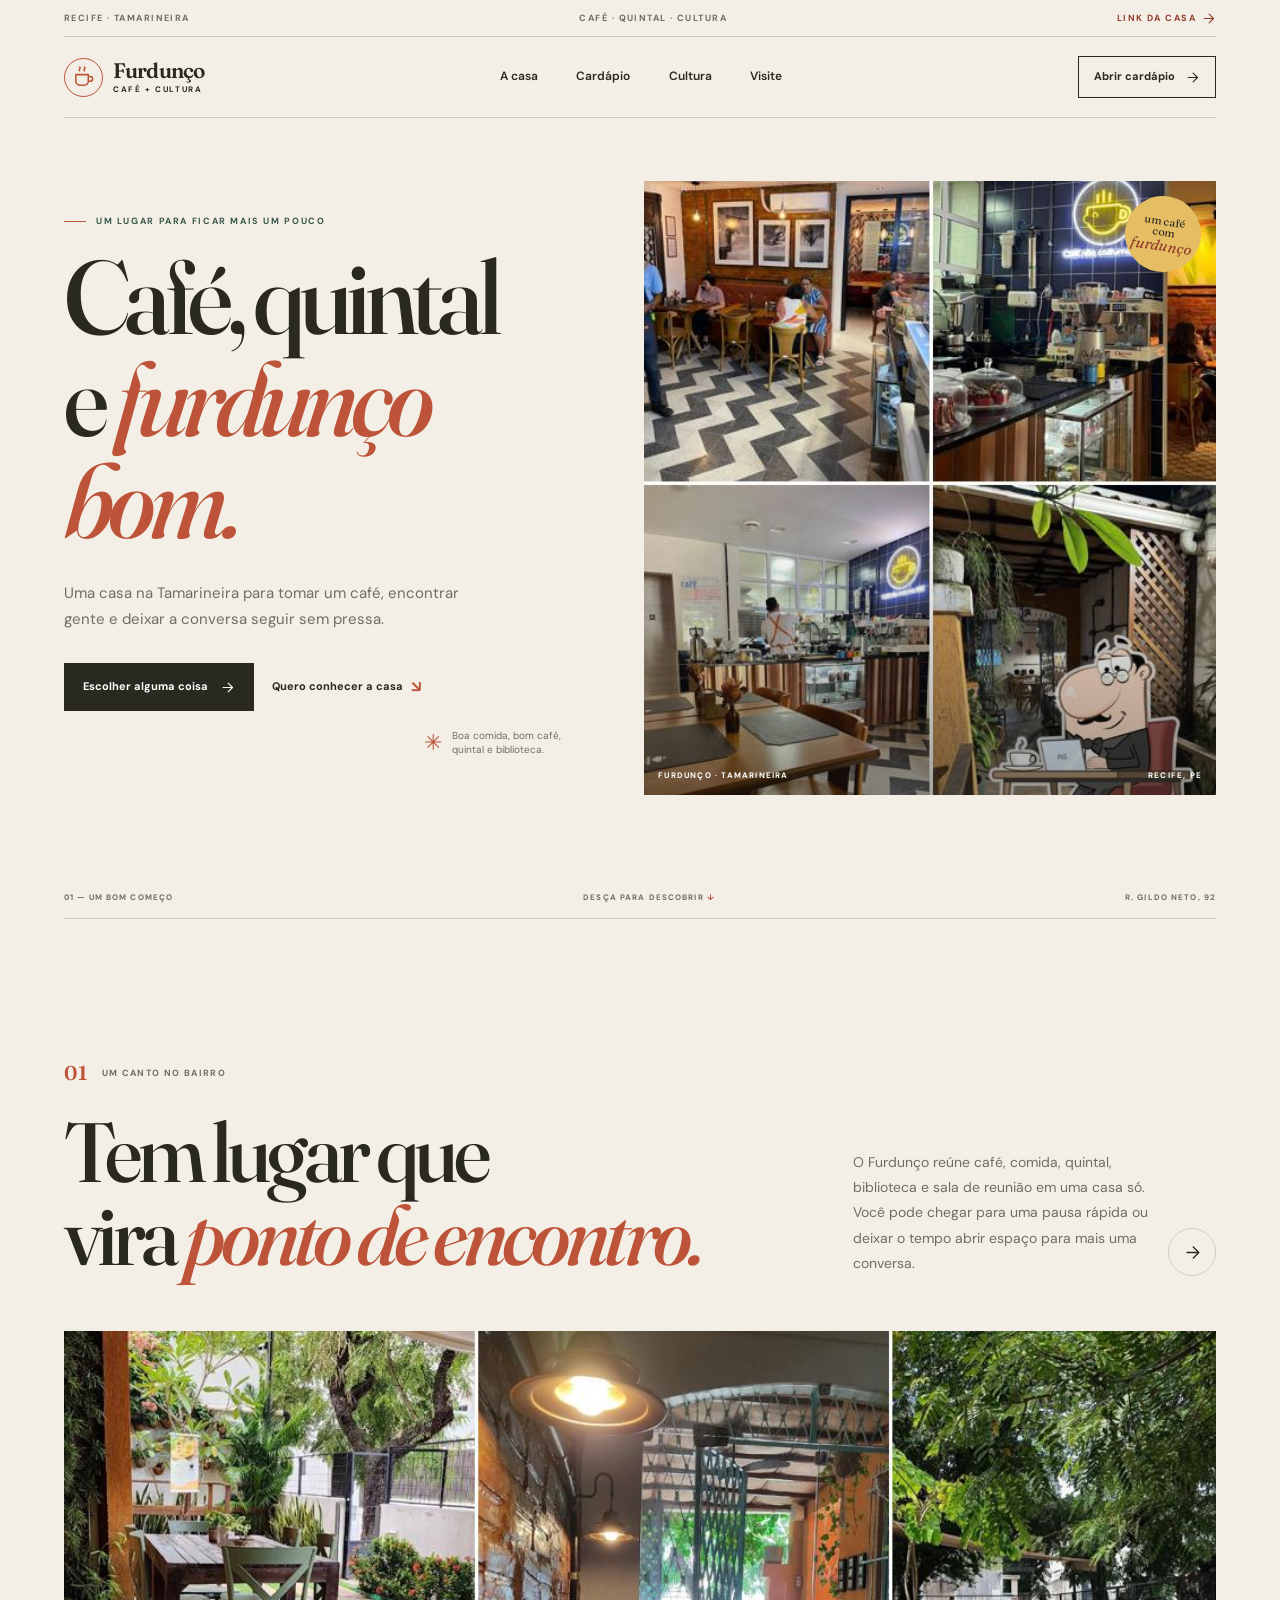
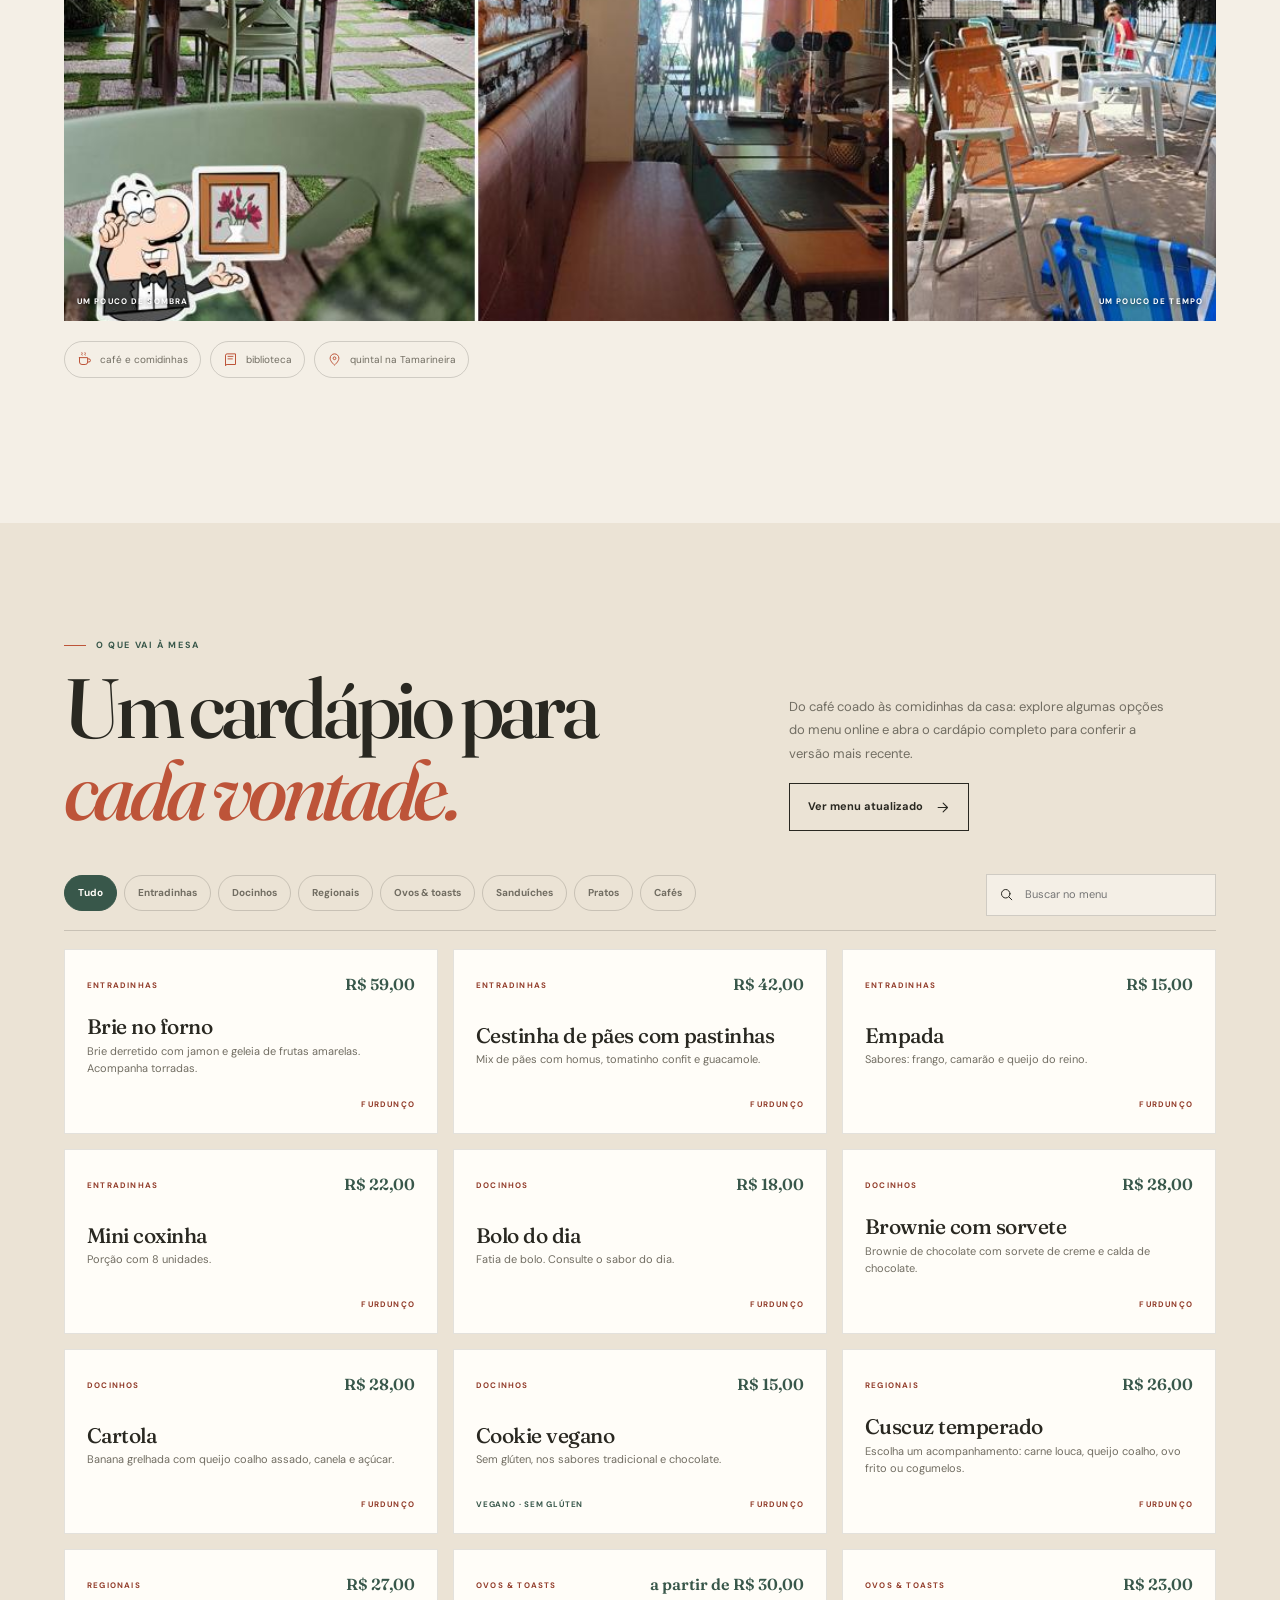
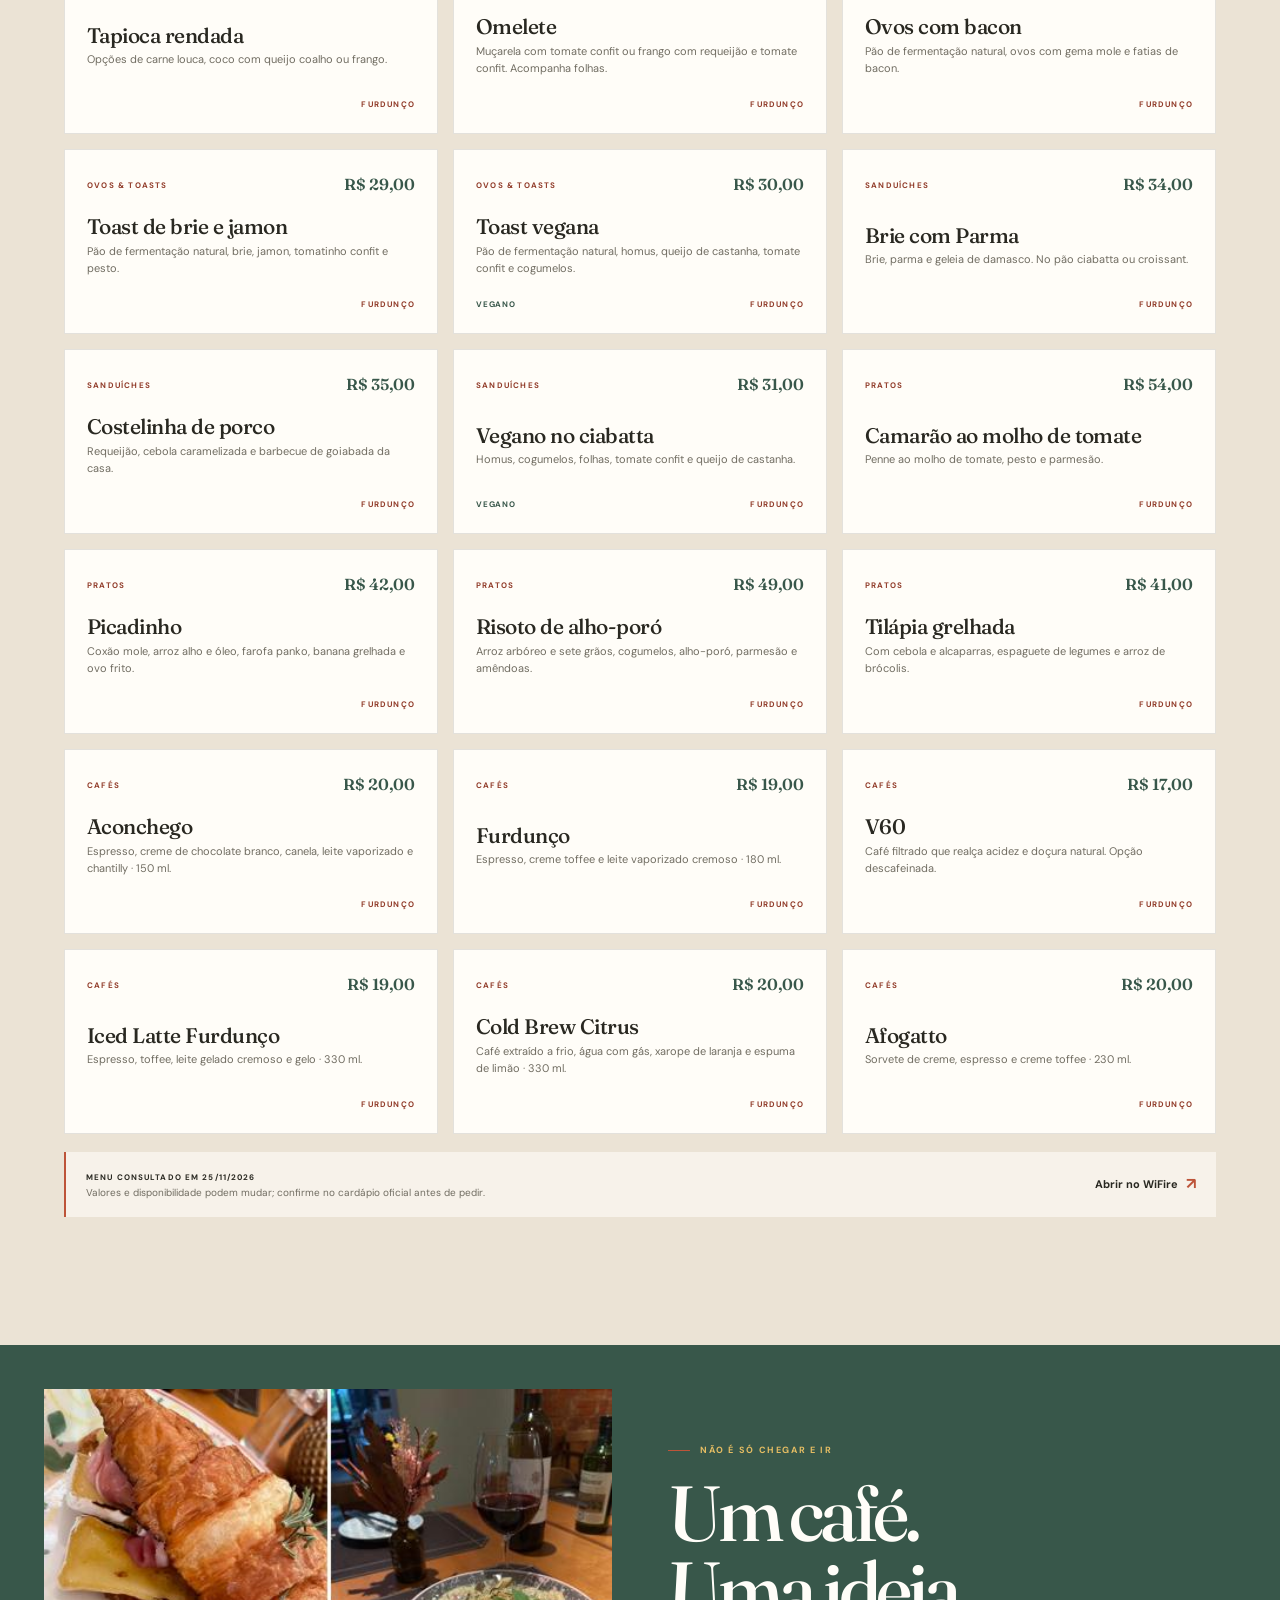
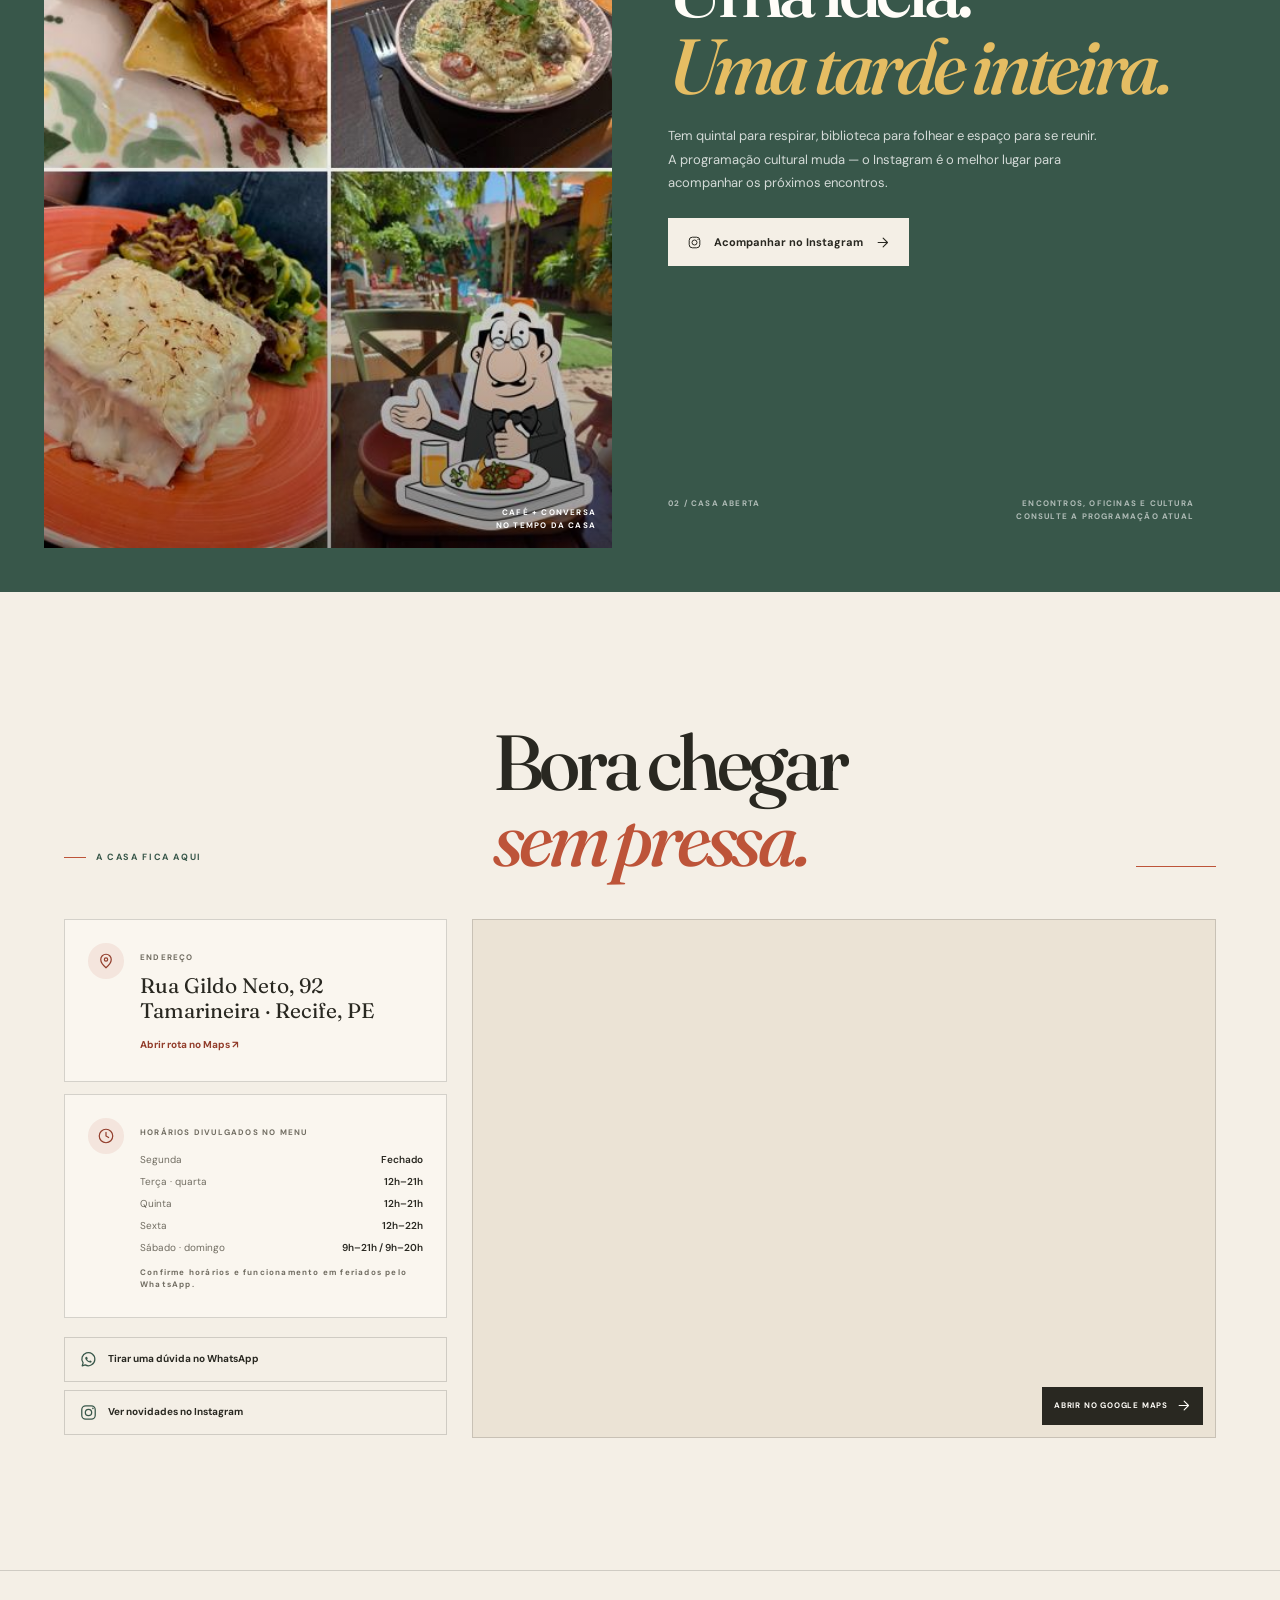
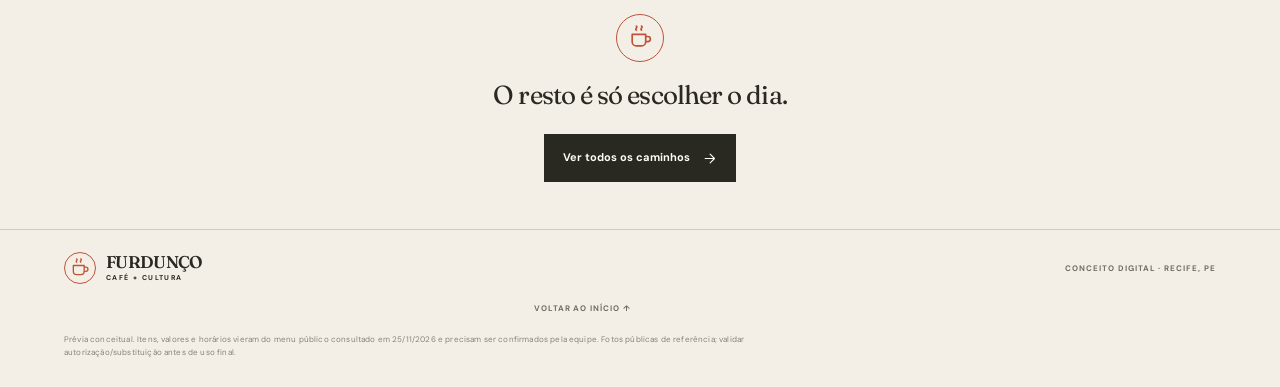
<file: index.html>
<!doctype html>
<html lang="pt-BR">
  <head>
    <meta charset="utf-8" />
    <meta name="viewport" content="width=device-width, initial-scale=1" />
    <meta name="theme-color" content="#f4efe6" />
    <meta name="description" content="Café, quintal, biblioteca e cultura no Furdunço Café + Cultura, na Tamarineira, Recife." />
    <meta property="og:title" content="Furdunço Café + Cultura — Recife" />
    <meta property="og:description" content="Um lugar para o café, a conversa e a cultura no bairro." />
    <meta property="og:image" content="assets/ambiente.jpg" />
    <title>Furdunço Café + Cultura — Recife</title>
    <link rel="icon" href="data:image/svg+xml,%3Csvg xmlns='http://www.w3.org/2000/svg' viewBox='0 0 64 64'%3E%3Crect width='64' height='64' rx='18' fill='%23bd5439'/%3E%3Cpath d='M15 27h29v15a10 10 0 0 1-10 10h-9a10 10 0 0 1-10-10V27Zm29 4h4a6 6 0 0 1 0 12h-5' fill='none' stroke='%23fff7ec' stroke-width='4' stroke-linecap='round' stroke-linejoin='round'/%3E%3Cpath d='M25 18c-4-5 4-6 0-11m12 11c-4-5 4-6 0-11' fill='none' stroke='%23fff7ec' stroke-width='3' stroke-linecap='round'/%3E%3C/svg%3E" />
    <link rel="stylesheet" href="styles.css" />
    <script type="application/ld+json">
      {
        "@context": "https://schema.org",
        "@type": "CafeOrCoffeeShop",
        "name": "Furdunço Café + Cultura",
        "address": {
          "@type": "PostalAddress",
          "streetAddress": "Rua Gildo Neto, 92, Tamarineira",
          "addressLocality": "Recife",
          "addressRegion": "PE",
          "postalCode": "52050-130",
          "addressCountry": "BR"
        },
        "telephone": "+55 81 99297-7604",
        "sameAs": [
          "https://www.instagram.com/furduncocafeecultura/",
          "https://linktr.ee/Furduncocafecultura"
        ],
        "hasMenu": "https://cardapio.wifire.me/v/furdunco-cafe-e-cultura"
      }
    </script>
    <script defer src="app.js"></script>
  </head>
  <body>
    <a class="skip-link" href="#conteudo">Pular para o conteúdo</a>
    <svg class="icon-library" aria-hidden="true" xmlns="http://www.w3.org/2000/svg">
      <symbol id="i-arrow" viewBox="0 0 24 24"><path d="M5 12h14M13 5l7 7-7 7" fill="none" stroke="currentColor" stroke-width="1.7" stroke-linecap="round" stroke-linejoin="round"/></symbol>
      <symbol id="i-pin" viewBox="0 0 24 24"><path d="M19 10c0 5-7 11-7 11S5 15 5 10a7 7 0 1 1 14 0Z" fill="none" stroke="currentColor" stroke-width="1.6"/><circle cx="12" cy="10" r="2.2" fill="none" stroke="currentColor" stroke-width="1.6"/></symbol>
      <symbol id="i-clock" viewBox="0 0 24 24"><circle cx="12" cy="12" r="9" fill="none" stroke="currentColor" stroke-width="1.6"/><path d="M12 7v5l3.5 2" fill="none" stroke="currentColor" stroke-width="1.6" stroke-linecap="round"/></symbol>
      <symbol id="i-book" viewBox="0 0 24 24"><path d="M4 5.5A2.5 2.5 0 0 1 6.5 3H20v17H6.5A2.5 2.5 0 0 0 4 22V5.5Zm0 0V19" fill="none" stroke="currentColor" stroke-width="1.6" stroke-linejoin="round"/><path d="M8 7h8M8 11h7" fill="none" stroke="currentColor" stroke-width="1.5" stroke-linecap="round"/></symbol>
      <symbol id="i-cup" viewBox="0 0 24 24"><path d="M4 9h13v7a4 4 0 0 1-4 4H8a4 4 0 0 1-4-4V9Zm13 2h2a2.5 2.5 0 0 1 0 5h-2M8 5c-2-2 2-2 0-4m5 4c-2-2 2-2 0-4" fill="none" stroke="currentColor" stroke-width="1.6" stroke-linecap="round" stroke-linejoin="round"/></symbol>
      <symbol id="i-instagram" viewBox="0 0 24 24"><rect x="3.5" y="3.5" width="17" height="17" rx="5" fill="none" stroke="currentColor" stroke-width="1.6"/><circle cx="12" cy="12" r="4" fill="none" stroke="currentColor" stroke-width="1.6"/><circle cx="17.6" cy="6.8" r="1" fill="currentColor"/></symbol>
      <symbol id="i-whatsapp" viewBox="0 0 24 24"><path d="M20 11.7a8.2 8.2 0 0 1-12.2 7.1L4 20l1.2-3.7A8.2 8.2 0 1 1 20 11.7Z" fill="none" stroke="currentColor" stroke-width="1.6" stroke-linejoin="round"/><path d="M9.1 8.7c.4-.4.8-.3 1 .1l.8 1.4c.2.4.1.6-.2.9l-.5.5c.6 1.2 1.5 2 2.8 2.6l.5-.6c.3-.3.5-.4.9-.2l1.3.7c.4.2.5.6.2 1-.4.7-1.3 1-2.1.8-2.6-.7-5.3-3.1-6-5.5-.2-.7.3-1.4 1.3-1.7Z" fill="currentColor"/></symbol>
    </svg>

    <header class="site-header" id="topo">
      <div class="topline"><span>RECIFE · TAMARINEIRA</span><span>CAFÉ · QUINTAL · CULTURA</span><a href="https://linktr.ee/Furduncocafecultura" target="_blank" rel="noreferrer">Link da casa <svg aria-hidden="true"><use href="#i-arrow"/></svg></a></div>
      <div class="nav-wrap">
        <a class="brand" href="#topo" aria-label="Furdunço Café + Cultura, início">
          <span class="brand-mark"><svg aria-hidden="true"><use href="#i-cup"/></svg></span>
          <span class="brand-name">Furdunço <small>CAFÉ + CULTURA</small></span>
        </a>
        <button class="menu-toggle" type="button" aria-expanded="false" aria-controls="main-nav"><span class="menu-toggle-lines"></span><span class="sr-only">Abrir menu</span></button>
        <nav class="main-nav" id="main-nav" aria-label="Navegação principal">
          <a href="#casa">A casa</a>
          <a href="#cardapio">Cardápio</a>
          <a href="#cultura">Cultura</a>
          <a href="#visita">Visite</a>
        </nav>
        <a class="nav-cta" href="https://cardapio.wifire.me/v/furdunco-cafe-e-cultura" target="_blank" rel="noreferrer">Abrir cardápio <svg aria-hidden="true"><use href="#i-arrow"/></svg></a>
      </div>
    </header>

    <main id="conteudo">
      <section class="hero section-pad" aria-labelledby="hero-title">
        <div class="hero-copy reveal">
          <p class="eyebrow"><span class="eyebrow-dash"></span> UM LUGAR PARA FICAR MAIS UM POUCO</p>
          <h1 id="hero-title">Café, quintal<br />e <em>furdunço bom.</em></h1>
          <p class="hero-lede">Uma casa na Tamarineira para tomar um café, encontrar gente e deixar a conversa seguir sem pressa.</p>
          <div class="hero-actions">
            <a class="button button-dark" href="#cardapio">Escolher alguma coisa <svg aria-hidden="true"><use href="#i-arrow"/></svg></a>
            <a class="text-link" href="#visita">Quero conhecer a casa <span>↘</span></a>
          </div>
          <div class="hero-note"><span class="note-star">✳</span><span>Boa comida, bom café,<br />quintal e biblioteca.</span></div>
        </div>
        <figure class="hero-image reveal">
          <img src="assets/ambiente.jpg" alt="Interior acolhedor do Furdunço Café + Cultura, com mesas, madeira e detalhes da casa" fetchpriority="high" />
          <figcaption><span>FURDUNÇO · TAMARINEIRA</span><span>RECIFE, PE</span></figcaption>
          <span class="image-stamp" aria-hidden="true">um café<br />com<br /><i>furdunço</i></span>
        </figure>
        <div class="hero-bottom"><span>01 — UM BOM COMEÇO</span><span>DESÇA PARA DESCOBRIR <b>↓</b></span><span>R. GILDO NETO, 92</span></div>
      </section>

      <section class="intro section-pad" id="casa" aria-labelledby="intro-title">
        <div class="intro-label reveal"><span>01</span><span>UM CANTO NO BAIRRO</span></div>
        <div class="intro-body reveal">
          <h2 id="intro-title">Tem lugar que<br />vira <em>ponto de encontro.</em></h2>
          <div class="intro-aside">
            <p>O Furdunço reúne café, comida, quintal, biblioteca e sala de reunião em uma casa só. Você pode chegar para uma pausa rápida ou deixar o tempo abrir espaço para mais uma conversa.</p>
            <a class="round-link" href="#visita" aria-label="Ver como chegar"><svg aria-hidden="true"><use href="#i-arrow"/></svg></a>
          </div>
        </div>
        <div class="intro-photo reveal">
          <img src="assets/quintal.jpg" alt="Área verde e mesas no quintal do Furdunço Café + Cultura" loading="lazy" />
          <div class="photo-caption"><span>UM POUCO DE SOMBRA</span><span>UM POUCO DE TEMPO</span></div>
        </div>
        <div class="house-tags reveal"><span><svg aria-hidden="true"><use href="#i-cup"/></svg> café e comidinhas</span><span><svg aria-hidden="true"><use href="#i-book"/></svg> biblioteca</span><span><svg aria-hidden="true"><use href="#i-pin"/></svg> quintal na Tamarineira</span></div>
      </section>

      <section class="menu-section section-pad" id="cardapio" aria-labelledby="menu-title">
        <div class="section-heading reveal">
          <div><p class="eyebrow"><span class="eyebrow-dash"></span> O QUE VAI À MESA</p><h2 id="menu-title">Um cardápio para<br /><em>cada vontade.</em></h2></div>
          <div class="section-heading-aside"><p>Do café coado às comidinhas da casa: explore algumas opções do menu online e abra o cardápio completo para conferir a versão mais recente.</p><a class="button button-outline" href="https://cardapio.wifire.me/v/furdunco-cafe-e-cultura" target="_blank" rel="noreferrer">Ver menu atualizado <svg aria-hidden="true"><use href="#i-arrow"/></svg></a></div>
        </div>
        <div class="menu-tools reveal">
          <div class="category-list" role="group" aria-label="Filtrar por categoria" id="category-list"></div>
          <label class="search-field"><span class="sr-only">Buscar no cardápio</span><svg aria-hidden="true" viewBox="0 0 24 24"><circle cx="10.8" cy="10.8" r="6.8"/><path d="m16 16 4.5 4.5"/></svg><input id="menu-search" type="search" placeholder="Buscar no menu" autocomplete="off" /></label>
        </div>
        <p class="menu-status sr-only" id="menu-status" aria-live="polite"></p>
        <div class="menu-grid" id="menu-grid" aria-live="polite"></div>
        <div class="menu-foot reveal"><span><b>MENU CONSULTADO EM 25/11/2026</b><br />Valores e disponibilidade podem mudar; confirme no cardápio oficial antes de pedir.</span><a class="text-link" href="https://cardapio.wifire.me/v/furdunco-cafe-e-cultura" target="_blank" rel="noreferrer">Abrir no WiFire <span>↗</span></a></div>
      </section>

      <section class="culture section-pad" id="cultura" aria-labelledby="culture-title">
        <div class="culture-image reveal"><img src="assets/mesa.jpg" alt="Mesa servida no espaço do Furdunço Café + Cultura" loading="lazy" /><span class="culture-image-label">CAFÉ + CONVERSA<br />NO TEMPO DA CASA</span></div>
        <div class="culture-copy reveal">
          <p class="eyebrow"><span class="eyebrow-dash"></span> NÃO É SÓ CHEGAR E IR</p>
          <h2 id="culture-title">Um café.<br />Uma ideia.<br /><em>Uma tarde inteira.</em></h2>
          <p>Tem quintal para respirar, biblioteca para folhear e espaço para se reunir. A programação cultural muda — o Instagram é o melhor lugar para acompanhar os próximos encontros.</p>
          <a class="button button-light" href="https://www.instagram.com/furduncocafeecultura/" target="_blank" rel="noreferrer"><svg aria-hidden="true"><use href="#i-instagram"/></svg> Acompanhar no Instagram <svg aria-hidden="true"><use href="#i-arrow"/></svg></a>
          <div class="culture-foot"><span>02 / CASA ABERTA</span><span>ENCONTROS, OFICINAS E CULTURA<br />CONSULTE A PROGRAMAÇÃO ATUAL</span></div>
        </div>
      </section>

      <section class="visit section-pad" id="visita" aria-labelledby="visit-title">
        <div class="visit-header reveal"><p class="eyebrow"><span class="eyebrow-dash"></span> A CASA FICA AQUI</p><h2 id="visit-title">Bora chegar<br /><em>sem pressa.</em></h2></div>
        <div class="visit-grid">
          <div class="visit-info reveal">
            <div class="visit-card"><span class="visit-icon"><svg aria-hidden="true"><use href="#i-pin"/></svg></span><div><small>ENDEREÇO</small><p>Rua Gildo Neto, 92<br />Tamarineira · Recife, PE</p><a href="https://www.google.com/maps/dir/?api=1&destination=Rua+Gildo+Neto%2C+92%2C+Tamarineira%2C+Recife%2C+PE" target="_blank" rel="noreferrer">Abrir rota no Maps ↗</a></div></div>
            <div class="visit-card"><span class="visit-icon"><svg aria-hidden="true"><use href="#i-clock"/></svg></span><div><small>HORÁRIOS DIVULGADOS NO MENU</small><ul class="hours-list"><li><span>Segunda</span><b>Fechado</b></li><li><span>Terça · quarta</span><b>12h–21h</b></li><li><span>Quinta</span><b>12h–21h</b></li><li><span>Sexta</span><b>12h–22h</b></li><li><span>Sábado · domingo</span><b>9h–21h / 9h–20h</b></li></ul><small class="hours-note">Confirme horários e funcionamento em feriados pelo WhatsApp.</small></div></div>
            <div class="visit-contacts"><a class="contact-link" href="https://wa.me/5581992977604" target="_blank" rel="noreferrer"><svg aria-hidden="true"><use href="#i-whatsapp"/></svg> Tirar uma dúvida no WhatsApp</a><a class="contact-link" href="https://www.instagram.com/furduncocafeecultura/" target="_blank" rel="noreferrer"><svg aria-hidden="true"><use href="#i-instagram"/></svg> Ver novidades no Instagram</a></div>
          </div>
          <div class="map-frame reveal"><iframe title="Mapa do Furdunço Café + Cultura na Tamarineira, Recife" src="https://www.google.com/maps?q=Furdun%C3%A7o+Caf%C3%A9+e+Cultura%2C+Rua+Gildo+Neto%2C+92%2C+Recife&output=embed" loading="lazy" referrerpolicy="no-referrer-when-downgrade"></iframe><a class="map-open" href="https://www.google.com/maps/search/?api=1&query=Furdun%C3%A7o+Caf%C3%A9+e+Cultura%2C+Rua+Gildo+Neto%2C+92%2C+Recife" target="_blank" rel="noreferrer">ABRIR NO GOOGLE MAPS <svg aria-hidden="true"><use href="#i-arrow"/></svg></a></div>
        </div>
      </section>
      <section class="last-call section-pad"><div class="last-call-mark"><svg aria-hidden="true"><use href="#i-cup"/></svg></div><p>O resto é só escolher o dia.</p><a class="button button-dark" href="https://linktr.ee/Furduncocafecultura" target="_blank" rel="noreferrer">Ver todos os caminhos <svg aria-hidden="true"><use href="#i-arrow"/></svg></a></section>
    </main>

    <footer class="site-footer"><a class="brand brand-footer" href="#topo"><span class="brand-mark"><svg aria-hidden="true"><use href="#i-cup"/></svg></span><span class="brand-name">Furdunço <small>CAFÉ + CULTURA</small></span></a><span>CONCEITO DIGITAL · RECIFE, PE</span><a href="#topo">Voltar ao início ↑</a><p class="disclaimer">Prévia conceitual. Itens, valores e horários vieram do menu público consultado em 25/11/2026 e precisam ser confirmados pela equipe. Fotos públicas de referência; validar autorização/substituição antes de uso final.</p></footer>

    <div class="mobile-bar" aria-label="Atalhos rápidos"><a href="#cardapio"><svg aria-hidden="true"><use href="#i-cup"/></svg><span>Cardápio</span></a><a href="#visita"><svg aria-hidden="true"><use href="#i-pin"/></svg><span>Como chegar</span></a></div>
  </body>
</html>
</file>
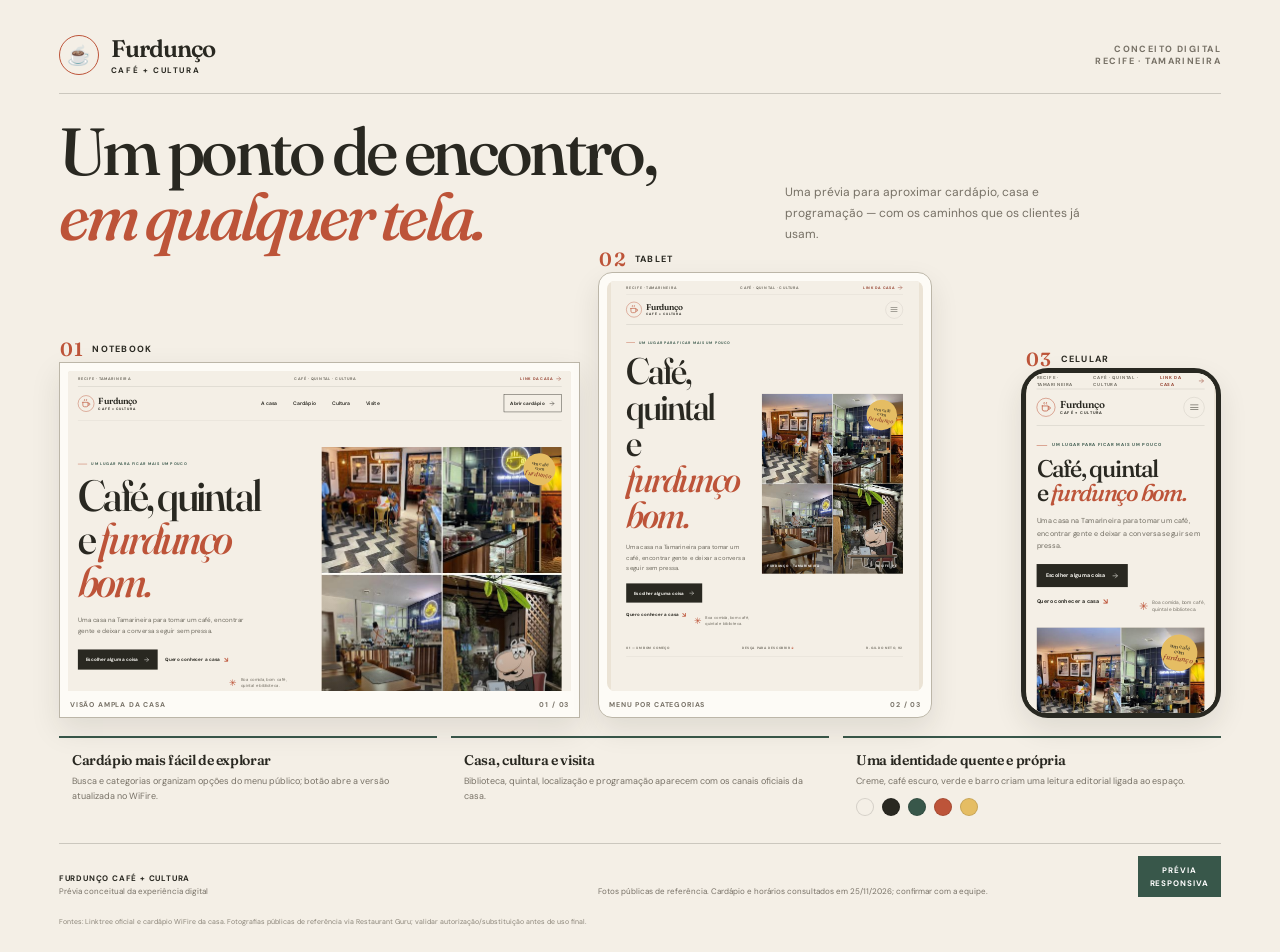
<file: arte/prancha.html>
<!doctype html>
<html lang="pt-BR">
<head>
  <meta charset="utf-8" />
  <meta name="viewport" content="width=device-width, initial-scale=1" />
  <meta name="theme-color" content="#f4efe6" />
  <title>Furdunço Café + Cultura — Conceito digital</title>
  <style>
    @import url('https://fonts.googleapis.com/css2?family=DM+Sans:wght@400;500;600;700&family=Fraunces:opsz,wght@9..144,500;9..144,600&display=swap');
    :root {
      --paper: #f4efe6;
      --ink: #292821;
      --muted: #777166;
      --line: rgba(41, 40, 33, .2);
      --clay: #bd5439;
      --leaf: #38574a;
      --sun: #e5bd63;
      --serif: "Fraunces", Georgia, serif;
      --sans: "DM Sans", "Segoe UI", sans-serif;
    }
    * { box-sizing: border-box; }
    body { margin: 0; background: var(--paper); color: var(--ink); font-family: var(--sans); -webkit-font-smoothing: antialiased; }
    .board { max-width: 1600px; margin: auto; padding: 34px clamp(24px, 4.6vw, 76px) 24px; }
    .mast { display: grid; grid-template-columns: 1fr auto; align-items: center; gap: 20px; padding-bottom: 18px; border-bottom: 1px solid var(--line); }
    .brand { display: flex; align-items: center; gap: 12px; font-family: var(--serif); font-size: 24px; font-weight: 600; letter-spacing: -.04em; }
    .brand-mark { display: grid; width: 40px; height: 40px; place-items: center; border: 1px solid var(--clay); border-radius: 50%; color: var(--clay); font-size: 19px; }
    .brand small { display: block; margin-top: 2px; font: 700 8px var(--sans); letter-spacing: .2em; }
    .mast-meta { text-align: right; color: var(--muted); font-size: 9px; font-weight: 700; letter-spacing: .16em; text-transform: uppercase; }
    .headline { display: grid; grid-template-columns: 1.1fr .7fr; align-items: end; gap: 40px; padding: 25px 0 23px; }
    .headline h1 { margin: 0; font: 500 clamp(38px, 5.2vw, 73px)/.98 var(--serif); letter-spacing: -.055em; }
    .headline h1 em { color: var(--clay); font-weight: 500; }
    .headline p { max-width: 330px; margin: 0 0 4px; color: var(--muted); font-size: 12px; line-height: 1.75; }
    .devices { display: grid; grid-template-columns: minmax(0, 1.25fr) minmax(0, .75fr) minmax(220px, .52fr); align-items: end; gap: 18px; }
    .device { position: relative; min-width: 0; padding: 8px; border: 1px solid #bcb6a8; background: #fdfbf6; box-shadow: 0 12px 28px rgba(39, 37, 30, .1); }
    .device-label { position: absolute; z-index: 2; top: -26px; left: 0; display: flex; align-items: center; gap: 8px; color: var(--ink); font-size: 9px; font-weight: 700; letter-spacing: .14em; text-transform: uppercase; }
    .device-label b { color: var(--clay); font: 600 19px var(--serif); }
    .screen { position: relative; width: 100%; overflow: hidden; background: #ebe3d5; }
    .screen iframe { position: absolute; top: 0; left: 50%; display: block; border: 0; transform-origin: top center; translate: -50% 0; pointer-events: none; background: var(--paper); }
    .desktop { height: 350px; border-radius: 3px 3px 0 0; }
    .desktop iframe { width: 1280px; height: 760px; transform: scale(.54); }
    .device.tablet { padding-bottom: 8px; border-radius: 14px; }
    .device.tablet > .screen { height: 532px; border-radius: 8px; }
    .tablet iframe { width: 768px; height: 1024px; transform: scale(.52); }
    .device.phone { justify-self: end; width: 232px; height: 390px; padding: 0; border: 5px solid #282821; border-radius: 27px; background: #282821; }
    .phone .screen { height: 100%; border-radius: 21px; }
    .phone iframe { width: 390px; height: 844px; transform: scale(.56); }
    .device-note { display: flex; justify-content: space-between; gap: 10px; padding: 9px 2px 0; color: var(--muted); font-size: 7px; font-weight: 700; letter-spacing: .12em; text-transform: uppercase; }
    .phone .device-note { display: none; }
    .under-devices { display: grid; grid-template-columns: 1fr 1fr 1fr; gap: 14px; margin-top: 18px; }
    .info { padding: 13px 13px 10px; border-top: 2px solid var(--leaf); }
    .info h2 { margin: 0 0 5px; font: 600 14px var(--serif); letter-spacing: -.025em; }
    .info p { margin: 0; color: var(--muted); font-size: 9px; line-height: 1.65; }
    .palette { display: flex; gap: 8px; margin-top: 9px; }
    .swatch { width: 18px; height: 18px; border: 1px solid rgba(0, 0, 0, .13); border-radius: 50%; }
    .footer { display: grid; grid-template-columns: 1fr 1fr auto; align-items: end; gap: 20px; margin-top: 17px; padding-top: 12px; border-top: 1px solid var(--line); color: var(--muted); font-size: 8px; line-height: 1.55; }
    .footer strong { color: var(--ink); font-size: 8px; letter-spacing: .1em; }
    .stamp { padding: 8px 12px; color: #fff; background: var(--leaf); font-size: 8px; font-weight: 700; letter-spacing: .12em; text-transform: uppercase; text-align: center; }
    .credits { grid-column: 1 / -1; color: #8a8478; font-size: 7px; }
    @media (max-width: 1440px) {
      .devices { grid-template-columns: minmax(0, 1.25fr) minmax(0, .8fr) minmax(190px, .65fr); }
      .desktop { height: 320px; }
      .desktop iframe { transform: scale(.42); }
      .device.tablet > .screen { height: 410px; }
      .tablet iframe { transform: scale(.4); }
      .device.phone { width: 200px; height: 350px; }
      .phone iframe { transform: scale(.48); }
    }
    @media (max-width: 850px) {
      .board { padding: 22px 18px; }
      .mast { grid-template-columns: 1fr; }
      .mast-meta { text-align: left; }
      .headline { grid-template-columns: 1fr; gap: 10px; }
      .headline p { max-width: 500px; }
      .devices { grid-template-columns: minmax(0, 1fr) minmax(0, 1fr); align-items: start; gap: 36px 14px; padding-top: 24px; }
      .desktop { height: 250px; }
      .desktop iframe { transform: scale(.3); }
      .device.tablet > .screen { height: 400px; }
      .tablet iframe { transform: scale(.39); }
      .device.phone { grid-column: 1 / -1; justify-self: center; width: 180px; height: 310px; }
      .phone iframe { transform: scale(.42); }
      .under-devices { grid-template-columns: 1fr; }
      .footer { grid-template-columns: 1fr auto; }
      .footer > span:nth-child(2) { grid-column: 1 / -1; grid-row: 2; }
      .credits { grid-column: 1 / -1; }
    }
    @media (max-width: 460px) {
      .brand { font-size: 21px; }
      .headline h1 { font-size: 42px; }
      .devices { grid-template-columns: 1fr; gap: 36px; }
      .desktop { height: 230px; }
      .desktop iframe { transform: scale(.27); }
      .device.tablet > .screen { height: 410px; }
      .tablet iframe { transform: scale(.4); }
      .device.phone { grid-column: auto; width: 184px; height: 300px; }
      .phone iframe { transform: scale(.43); }
      .under-devices { gap: 8px; }
      .footer { grid-template-columns: 1fr; }
      .footer > span:nth-child(2) { grid-column: auto; grid-row: auto; }
      .stamp { justify-self: start; }
    }
  </style>
</head>
<body>
  <main class="board">
    <header class="mast"><div class="brand"><span class="brand-mark">☕</span><span>Furdunço <small>CAFÉ + CULTURA</small></span></div><div class="mast-meta">CONCEITO DIGITAL<br />RECIFE · TAMARINEIRA</div></header>
    <section class="headline"><h1>Um ponto de encontro,<br /><em>em qualquer tela.</em></h1><p>Uma prévia para aproximar cardápio, casa e programação — com os caminhos que os clientes já usam.</p></section>
    <section class="devices" aria-label="Prévia responsiva do site em notebook, tablet e celular">
      <article class="device"><div class="device-label"><b>01</b> Notebook</div><div class="screen desktop"><iframe title="Prévia do site no notebook" src="../index.html" loading="eager" tabindex="-1"></iframe></div><div class="device-note"><span>Visão ampla da casa</span><span>01 / 03</span></div></article>
      <article class="device tablet"><div class="device-label"><b>02</b> Tablet</div><div class="screen"><iframe title="Prévia do site no tablet" src="../index.html" loading="eager" tabindex="-1"></iframe></div><div class="device-note"><span>Menu por categorias</span><span>02 / 03</span></div></article>
      <article class="device phone"><div class="device-label"><b>03</b> Celular</div><div class="screen"><iframe title="Prévia do site no celular" src="../index.html" loading="eager" tabindex="-1"></iframe></div><div class="device-note"><span>Atalhos de toque</span><span>03 / 03</span></div></article>
    </section>
    <section class="under-devices" aria-label="Resumo do conceito">
      <article class="info"><h2>Cardápio mais fácil de explorar</h2><p>Busca e categorias organizam opções do menu público; botão abre a versão atualizada no WiFire.</p></article>
      <article class="info"><h2>Casa, cultura e visita</h2><p>Biblioteca, quintal, localização e programação aparecem com os canais oficiais da casa.</p></article>
      <article class="info"><h2>Uma identidade quente e própria</h2><p>Creme, café escuro, verde e barro criam uma leitura editorial ligada ao espaço.</p><div class="palette"><span class="swatch" style="background:#f4efe6"></span><span class="swatch" style="background:#292821"></span><span class="swatch" style="background:#38574a"></span><span class="swatch" style="background:#bd5439"></span><span class="swatch" style="background:#e5bd63"></span></div></article>
    </section>
    <footer class="footer"><div><strong>FURDUNÇO CAFÉ + CULTURA</strong><br />Prévia conceitual da experiência digital</div><span>Fotos públicas de referência. Cardápio e horários consultados em 25/11/2026; confirmar com a equipe.</span><div class="stamp">PRÉVIA<br />RESPONSIVA</div><small class="credits">Fontes: Linktree oficial e cardápio WiFire da casa. Fotografias públicas de referência via Restaurant Guru; validar autorização/substituição antes de uso final.</small></footer>
  </main>
</body>
</html>
</file>
<file: styles.css>
@import url('https://fonts.googleapis.com/css2?family=DM+Sans:wght@400;500;600;700&family=Fraunces:opsz,wght@9..144,500;9..144,600&display=swap');

:root {
  color-scheme: light;
  --paper: #f4efe6;
  --paper-deep: #ebe3d5;
  --ink: #292821;
  --muted: #716d62;
  --line: rgba(41, 40, 33, .18);
  --clay: #bd5439;
  --clay-dark: #923d2b;
  --leaf: #38574a;
  --sun: #e5bd63;
  --white: #fffdf8;
  --font-sans: "DM Sans", "Segoe UI", sans-serif;
  --font-serif: "Fraunces", Georgia, serif;
  --page-width: 1440px;
  --gutter: clamp(20px, 5vw, 76px);
}

* { box-sizing: border-box; }
html { scroll-behavior: smooth; scroll-padding-top: 94px; }
body { margin: 0; background: var(--paper); color: var(--ink); font-family: var(--font-sans); font-size: 15px; line-height: 1.6; -webkit-font-smoothing: antialiased; }
img { display: block; max-width: 100%; }
a { color: inherit; text-decoration: none; }
button, input { font: inherit; }
button, a { -webkit-tap-highlight-color: transparent; }
button:focus-visible, a:focus-visible, input:focus-visible { outline: 3px solid var(--clay); outline-offset: 4px; }
::selection { color: var(--white); background: var(--clay); }
.icon-library { position: absolute; width: 0; height: 0; overflow: hidden; }
.sr-only { position: absolute; width: 1px; height: 1px; padding: 0; margin: -1px; overflow: hidden; clip: rect(0, 0, 0, 0); white-space: nowrap; border: 0; }
.skip-link { position: fixed; z-index: 100; top: 10px; left: 10px; padding: 10px 16px; color: var(--white); background: var(--ink); transform: translateY(-150%); }
.skip-link:focus { transform: translateY(0); }
.section-pad { padding-right: var(--gutter); padding-left: var(--gutter); }
.site-header { position: relative; z-index: 20; max-width: var(--page-width); margin: auto; padding: 0 var(--gutter); }
.topline { display: flex; align-items: center; justify-content: space-between; min-height: 34px; border-bottom: 1px solid var(--line); color: var(--muted); font-size: 9px; font-weight: 700; letter-spacing: .16em; text-transform: uppercase; }
.topline a { display: inline-flex; align-items: center; gap: 5px; color: var(--clay-dark); }
.topline svg, .nav-cta svg, .button svg, .map-open svg { width: 15px; height: 15px; }
.nav-wrap { display: flex; align-items: center; justify-content: space-between; min-height: 76px; border-bottom: 1px solid var(--line); }
.brand { display: inline-flex; align-items: center; gap: 10px; flex: 0 0 auto; }
.brand-mark { display: grid; width: 39px; height: 39px; place-items: center; border: 1px solid var(--clay); border-radius: 50%; color: var(--clay); }
.brand-mark svg { width: 23px; height: 23px; }
.brand-name { font-family: var(--font-serif); font-size: 21px; font-weight: 600; line-height: .95; letter-spacing: -.04em; }
.brand-name small { display: block; margin-top: 5px; font-family: var(--font-sans); font-size: 8px; font-weight: 700; letter-spacing: .2em; }
.main-nav { display: none; align-items: center; gap: clamp(20px, 3vw, 42px); font-size: 12px; font-weight: 600; }
.main-nav a { transition: color .2s ease; }
.main-nav a:hover { color: var(--clay-dark); }
.nav-cta { display: none; align-items: center; gap: 10px; padding: 11px 15px; border: 1px solid var(--ink); font-size: 11px; font-weight: 700; transition: color .2s, background .2s; }
.nav-cta:hover { color: var(--white); background: var(--ink); }
.menu-toggle { display: grid; width: 44px; height: 44px; place-items: center; border: 1px solid var(--line); border-radius: 50%; color: var(--ink); background: transparent; cursor: pointer; }
.menu-toggle-lines, .menu-toggle-lines::before, .menu-toggle-lines::after { display: block; width: 17px; height: 1.5px; background: currentColor; transition: transform .2s ease; }
.menu-toggle-lines { position: relative; }
.menu-toggle-lines::before, .menu-toggle-lines::after { position: absolute; left: 0; content: ""; }
.menu-toggle-lines::before { top: -5px; }
.menu-toggle-lines::after { top: 5px; }
.menu-toggle[aria-expanded="true"] .menu-toggle-lines { background: transparent; }
.menu-toggle[aria-expanded="true"] .menu-toggle-lines::before { top: 0; transform: rotate(45deg); }
.menu-toggle[aria-expanded="true"] .menu-toggle-lines::after { top: 0; transform: rotate(-45deg); }
.main-nav.is-open { position: absolute; top: 110px; right: var(--gutter); left: var(--gutter); display: grid; gap: 0; padding: 8px 18px; border: 1px solid var(--line); background: var(--white); box-shadow: 0 18px 30px rgba(35, 32, 24, .12); }
.main-nav.is-open a { padding: 14px 3px; border-bottom: 1px solid var(--line); }
.main-nav.is-open a:last-child { border: 0; }

.hero { position: relative; display: grid; gap: 28px; max-width: var(--page-width); margin: auto; padding-top: clamp(34px, 5vw, 78px); }
.hero-copy { position: relative; z-index: 1; padding: 0 0 12px; }
.eyebrow { display: flex; align-items: center; gap: 10px; margin: 0 0 18px; color: var(--leaf); font-size: 9px; font-weight: 700; letter-spacing: .18em; line-height: 1.4; text-transform: uppercase; }
.eyebrow-dash { width: 22px; height: 1px; background: var(--clay); }
h1, h2, p, figure { margin-top: 0; }
h1, h2 { margin-bottom: 0; font-family: var(--font-serif); font-weight: 500; letter-spacing: -.055em; line-height: .98; }
h1 { max-width: 650px; font-size: clamp(50px, 12vw, 104px); }
h1 em, h2 em { color: var(--clay); font-weight: 500; }
.hero-lede { max-width: 430px; margin: 22px 0 0; color: var(--muted); font-size: 15px; line-height: 1.75; }
.hero-actions { display: flex; flex-wrap: wrap; align-items: center; gap: 18px; margin-top: 25px; }
.button { display: inline-flex; min-height: 48px; align-items: center; justify-content: center; gap: 12px; padding: 0 18px; border: 1px solid transparent; font-size: 11px; font-weight: 700; transition: transform .2s ease, background .2s ease, color .2s ease; }
.button:hover { transform: translateY(-2px); }
.button-dark { color: var(--white); background: var(--ink); }
.button-dark:hover { background: var(--clay-dark); }
.button-outline { border-color: var(--ink); background: transparent; }
.button-outline:hover { color: var(--white); background: var(--ink); }
.button-light { color: var(--ink); background: var(--paper); }
.button-light:hover { background: var(--sun); }
.text-link { display: inline-flex; align-items: center; gap: 8px; color: var(--ink); font-size: 11px; font-weight: 700; }
.text-link span { color: var(--clay); font-size: 16px; }
.hero-note { position: absolute; right: 0; bottom: 0; display: flex; align-items: center; gap: 10px; color: var(--muted); font-size: 10px; line-height: 1.45; }
.note-star { color: var(--clay); font-size: 22px; }
.hero-image { position: relative; min-height: 300px; margin: 0; overflow: hidden; background: var(--paper-deep); }
.hero-image::after { position: absolute; inset: 55% 0 0; background: linear-gradient(transparent, rgba(25, 24, 19, .38)); content: ""; pointer-events: none; }
.hero-image img { width: 100%; height: 100%; min-height: 300px; object-fit: cover; object-position: center 54%; }
.hero-image figcaption { position: absolute; z-index: 1; right: 14px; bottom: 14px; left: 14px; display: flex; justify-content: space-between; color: white; font-size: 8px; font-weight: 700; letter-spacing: .15em; }
.image-stamp { position: absolute; z-index: 2; top: 15px; right: 15px; display: grid; width: 76px; height: 76px; align-content: center; border-radius: 50%; color: var(--ink); background: var(--sun); font-family: var(--font-serif); font-size: 11px; line-height: 1; text-align: center; transform: rotate(9deg); }
.image-stamp i { color: var(--clay-dark); font-size: 15px; }
.hero-bottom { display: flex; justify-content: space-between; padding: 12px 0 15px; border-bottom: 1px solid var(--line); color: var(--muted); font-size: 8px; font-weight: 700; letter-spacing: .14em; }
.hero-bottom b { color: var(--clay); }

.intro { max-width: var(--page-width); margin: auto; padding-top: 72px; padding-bottom: 86px; }
.intro-label { display: flex; align-items: center; gap: 13px; margin-bottom: 22px; color: var(--muted); font-size: 9px; font-weight: 700; letter-spacing: .15em; }
.intro-label span:first-child { color: var(--clay); font-family: var(--font-serif); font-size: 20px; font-weight: 600; }
.intro-body { display: grid; gap: 22px; }
.intro h2, .section-heading h2, .visit h2 { font-size: clamp(42px, 10vw, 84px); }
.intro-aside { display: flex; align-items: flex-end; justify-content: space-between; gap: 16px; }
.intro-aside p { max-width: 440px; margin: 0; color: var(--muted); font-size: 14px; line-height: 1.8; }
.round-link { display: grid; width: 48px; height: 48px; flex: 0 0 auto; place-items: center; border: 1px solid var(--line); border-radius: 50%; transition: color .2s, background .2s; }
.round-link svg { width: 19px; height: 19px; }
.round-link:hover { color: var(--white); background: var(--clay); }
.intro-photo { position: relative; height: clamp(220px, 55vw, 500px); margin: 34px 0 20px; overflow: hidden; background: var(--paper-deep); }
.intro-photo img { width: 100%; height: 100%; object-fit: cover; object-position: center 53%; }
.photo-caption { position: absolute; right: 13px; bottom: 13px; left: 13px; display: flex; justify-content: space-between; color: #fff; font-size: 8px; font-weight: 700; letter-spacing: .14em; text-shadow: 0 1px 5px rgba(0,0,0,.7); }
.house-tags { display: flex; flex-wrap: wrap; gap: 9px; }
.house-tags span { display: inline-flex; min-height: 37px; align-items: center; gap: 8px; padding: 0 12px; border: 1px solid var(--line); border-radius: 99px; color: var(--muted); font-size: 10px; }
.house-tags svg { width: 15px; height: 15px; color: var(--clay); }

.menu-section { max-width: var(--page-width); margin: auto; padding-top: 78px; padding-bottom: 90px; background: var(--paper-deep); }
.section-heading { display: grid; gap: 22px; }
.section-heading .eyebrow { margin-bottom: 15px; }
.section-heading-aside { display: flex; align-items: flex-start; justify-content: space-between; gap: 14px; }
.section-heading-aside p { max-width: 390px; margin: 0; color: var(--muted); font-size: 13px; line-height: 1.8; }
.section-heading-aside .button { flex: 0 0 auto; }
.menu-tools { display: flex; flex-direction: column-reverse; gap: 15px; margin: 30px 0 18px; padding-bottom: 14px; border-bottom: 1px solid var(--line); }
.category-list { display: flex; gap: 7px; overflow-x: auto; padding: 2px 0 5px; scrollbar-width: thin; scrollbar-color: var(--clay) transparent; }
.category-chip { flex: 0 0 auto; min-height: 36px; padding: 0 13px; border: 1px solid var(--line); border-radius: 99px; color: var(--muted); background: transparent; font-size: 10px; font-weight: 700; cursor: pointer; transition: color .15s, background .15s, border .15s; }
.category-chip[aria-pressed="true"], .category-chip:hover { border-color: var(--leaf); color: var(--white); background: var(--leaf); }
.search-field { display: flex; min-width: min(100%, 230px); align-items: center; gap: 9px; padding: 0 12px; border: 1px solid var(--line); background: var(--paper); }
.search-field svg { width: 17px; height: 17px; fill: none; stroke: currentColor; stroke-width: 1.6; stroke-linecap: round; }
.search-field input { width: 100%; min-height: 40px; border: 0; outline: 0; color: var(--ink); background: transparent; font-size: 11px; }
.search-field input:focus-visible { outline: 0; }
.menu-grid { display: grid; grid-template-columns: 1fr; gap: 11px; }
.menu-card { position: relative; display: flex; min-height: 142px; flex-direction: column; justify-content: space-between; padding: 17px 17px 15px; border: 1px solid rgba(41,40,33,.13); background: var(--white); transition: transform .2s ease, box-shadow .2s ease; }
.menu-card:hover { transform: translateY(-3px); box-shadow: 0 14px 28px rgba(44, 39, 28, .08); }
.menu-card-top { display: flex; align-items: center; justify-content: space-between; gap: 10px; }
.menu-category { color: var(--clay-dark); font-size: 8px; font-weight: 700; letter-spacing: .15em; text-transform: uppercase; }
.menu-price { flex: 0 0 auto; color: var(--leaf); font-family: var(--font-serif); font-size: 16px; font-weight: 600; }
.menu-card h3 { margin: 10px 0 4px; font-family: var(--font-serif); font-size: 21px; font-weight: 500; letter-spacing: -.025em; line-height: 1.1; }
.menu-card p { max-width: 430px; margin: 0; color: var(--muted); font-size: 11px; line-height: 1.6; }
.menu-card-bottom { display: flex; justify-content: space-between; gap: 8px; margin-top: 13px; }
.menu-tag { color: var(--leaf); font-size: 8px; font-weight: 700; letter-spacing: .1em; text-transform: uppercase; }
.menu-foot { display: flex; flex-direction: column; gap: 13px; margin-top: 18px; padding: 15px; border-left: 2px solid var(--clay); background: rgba(255,253,248,.6); color: var(--muted); font-size: 10px; line-height: 1.55; }
.menu-foot b { color: var(--ink); font-size: 8px; letter-spacing: .14em; }
.menu-foot .text-link { align-self: flex-start; }
.no-results { grid-column: 1 / -1; padding: 28px 16px; color: var(--muted); text-align: center; }

.culture { display: grid; max-width: var(--page-width); grid-template-columns: 1fr; gap: 0; margin: 0 auto; padding-top: 22px; padding-bottom: 22px; color: var(--white); background: var(--leaf); }
.culture-image { position: relative; min-height: 300px; overflow: hidden; background: #263c34; }
.culture-image img { width: 100%; height: 100%; min-height: 300px; object-fit: cover; object-position: center 49%; }
.culture-image::after { position: absolute; inset: 40% 0 0; background: linear-gradient(transparent, rgba(0,0,0,.38)); content: ""; }
.culture-image-label { position: absolute; z-index: 1; right: 16px; bottom: 15px; color: white; font-size: 8px; font-weight: 700; letter-spacing: .15em; line-height: 1.7; text-align: right; }
.culture-copy { display: flex; flex-direction: column; align-items: flex-start; padding: 36px 4px 20px; }
.culture .eyebrow { color: var(--sun); }
.culture h2 { margin-bottom: 20px; font-size: clamp(45px, 11vw, 78px); }
.culture h2 em { color: var(--sun); }
.culture-copy > p:not(.eyebrow) { max-width: 430px; margin-bottom: 24px; color: rgba(255,255,255,.78); font-size: 13px; line-height: 1.8; }
.culture-foot { display: flex; justify-content: space-between; width: 100%; gap: 15px; margin-top: auto; padding-top: 28px; color: rgba(255,255,255,.6); font-size: 8px; font-weight: 700; letter-spacing: .15em; line-height: 1.6; }
.culture-foot span:last-child { text-align: right; }

.visit { max-width: var(--page-width); margin: auto; padding-top: 84px; padding-bottom: 84px; }
.visit-header { display: flex; align-items: flex-end; justify-content: space-between; gap: 20px; margin-bottom: 29px; }
.visit-header .eyebrow { margin-bottom: 13px; }
.visit-header h2 { font-size: clamp(47px, 10vw, 78px); }
.visit-header::after { width: 80px; height: 1px; margin-bottom: 10px; background: var(--clay); content: ""; }
.visit-grid { display: grid; gap: 16px; }
.visit-info { display: grid; gap: 10px; }
.visit-card { display: grid; grid-template-columns: 38px 1fr; gap: 14px; padding: 19px 16px; border: 1px solid var(--line); background: rgba(255,253,248,.54); }
.visit-icon { display: grid; width: 36px; height: 36px; place-items: center; border-radius: 50%; color: var(--clay-dark); background: rgba(189,84,57,.1); }
.visit-icon svg { width: 18px; height: 18px; }
.visit-card small { color: var(--muted); font-size: 8px; font-weight: 700; letter-spacing: .15em; }
.visit-card p { margin: 6px 0 8px; font-family: var(--font-serif); font-size: 21px; line-height: 1.2; }
.visit-card a { color: var(--clay-dark); font-size: 10px; font-weight: 700; }
.hours-list { display: grid; gap: 6px; margin: 10px 0; padding: 0; list-style: none; color: var(--muted); font-size: 10px; }
.hours-list li { display: flex; justify-content: space-between; gap: 12px; }
.hours-list b { color: var(--ink); font-weight: 600; text-align: right; }
.hours-note { display: block; margin-top: 10px; letter-spacing: 0; text-transform: none; }
.visit-contacts { display: flex; flex-direction: column; gap: 8px; margin-top: 7px; }
.contact-link { display: flex; min-height: 45px; align-items: center; gap: 10px; padding: 0 14px; border: 1px solid var(--line); font-size: 10px; font-weight: 700; transition: border-color .2s, background .2s; }
.contact-link:hover { border-color: var(--clay); background: var(--white); }
.contact-link svg { width: 19px; height: 19px; color: var(--leaf); }
.map-frame { position: relative; min-height: 300px; overflow: hidden; border: 1px solid var(--line); background: var(--paper-deep); }
.map-frame iframe { width: 100%; height: 100%; min-height: 300px; border: 0; filter: saturate(.78) sepia(.08); }
.map-open { position: absolute; right: 12px; bottom: 12px; display: inline-flex; min-height: 38px; align-items: center; gap: 8px; padding: 0 12px; color: var(--white); background: var(--ink); font-size: 8px; font-weight: 700; letter-spacing: .1em; }

.last-call { display: flex; max-width: var(--page-width); flex-direction: column; align-items: center; margin: auto; padding-top: 43px; padding-bottom: 47px; border-top: 1px solid var(--line); text-align: center; }
.last-call-mark { display: grid; width: 48px; height: 48px; place-items: center; border: 1px solid var(--clay); border-radius: 50%; color: var(--clay); }
.last-call-mark svg { width: 25px; height: 25px; }
.last-call p { margin: 13px 0 18px; font-family: var(--font-serif); font-size: 26px; letter-spacing: -.035em; }
.site-footer { display: grid; max-width: var(--page-width); grid-template-columns: 1fr 1fr; align-items: center; gap: 18px; margin: auto; padding: 22px var(--gutter) 95px; border-top: 1px solid var(--line); color: var(--muted); font-size: 8px; font-weight: 700; letter-spacing: .12em; text-transform: uppercase; }
.brand-footer { color: var(--ink); }
.brand-footer .brand-mark { width: 32px; height: 32px; }
.brand-footer .brand-mark svg { width: 20px; height: 20px; }
.brand-footer .brand-name { font-size: 17px; }
.brand-footer .brand-name small { font-size: 7px; }
.site-footer > span { text-align: right; }
.site-footer > a:last-of-type { justify-self: end; }
.disclaimer { grid-column: 1 / -1; max-width: 700px; margin: 0; color: #888275; font-size: 8px; font-weight: 400; letter-spacing: .02em; line-height: 1.6; text-transform: none; }
.mobile-bar { position: fixed; z-index: 15; right: 13px; bottom: max(12px, env(safe-area-inset-bottom)); left: 13px; display: grid; grid-template-columns: 1fr 1fr; overflow: hidden; border: 1px solid rgba(255,255,255,.22); border-radius: 999px; background: rgba(41,40,33,.96); box-shadow: 0 9px 28px rgba(30,29,25,.2); backdrop-filter: blur(12px); }
.mobile-bar a { display: flex; min-height: 51px; align-items: center; justify-content: center; gap: 8px; color: var(--white); font-size: 10px; font-weight: 700; }
.mobile-bar a + a { border-left: 1px solid rgba(255,255,255,.18); }
.mobile-bar svg { width: 17px; height: 17px; color: var(--sun); }

.js .reveal { opacity: 0; transform: translateY(12px); transition: opacity .55s ease, transform .55s cubic-bezier(.22,1,.36,1); }
.js .reveal.is-visible { opacity: 1; transform: none; }

@media (min-width: 680px) {
  .hero { grid-template-columns: minmax(0, .93fr) minmax(0, 1.07fr); align-items: center; gap: 32px; }
  .hero-copy { padding-bottom: 18px; }
  .hero-image, .hero-image img { min-height: 450px; }
  .hero-image { height: clamp(450px, 48vw, 640px); }
  .hero-bottom { grid-column: 1 / -1; }
  .intro { padding-top: 104px; padding-bottom: 112px; }
  .intro-body { grid-template-columns: 1fr minmax(250px, .55fr); align-items: end; gap: 35px; }
  .intro-aside { align-items: flex-end; }
  .intro-photo { height: clamp(330px, 47vw, 600px); margin-top: 45px; }
  .section-heading { grid-template-columns: 1fr minmax(280px, .62fr); align-items: end; gap: 35px; }
  .section-heading-aside { flex-direction: column; align-items: flex-start; gap: 18px; }
  .menu-tools { flex-direction: row; align-items: center; justify-content: space-between; margin-top: 42px; }
  .category-list { max-width: calc(100% - 260px); }
  .menu-grid { grid-template-columns: repeat(2, minmax(0, 1fr)); gap: 14px; }
  .menu-card { min-height: 170px; padding: 20px; }
  .menu-foot { flex-direction: row; align-items: center; justify-content: space-between; padding: 17px 20px; }
  .menu-foot .text-link { align-self: center; }
  .culture { grid-template-columns: 1fr 1fr; gap: 25px; padding-top: 25px; padding-bottom: 25px; }
  .culture-image, .culture-image img { min-height: 560px; }
  .culture-copy { padding: 44px 25px 23px; }
  .visit-grid { grid-template-columns: minmax(0, .8fr) minmax(0, 1.2fr); gap: 18px; }
  .visit-info { gap: 12px; }
  .map-frame, .map-frame iframe { min-height: 100%; }
  .visit { padding-top: 110px; padding-bottom: 110px; }
  .mobile-bar { display: none; }
  .site-footer { padding-bottom: 28px; }
}

@media (min-width: 1020px) {
  .topline { min-height: 37px; }
  .nav-wrap { min-height: 81px; }
  .main-nav { display: flex; }
  .nav-cta { display: inline-flex; }
  .menu-toggle { display: none; }
  .main-nav.is-open { position: static; display: flex; padding: 0; border: 0; background: transparent; box-shadow: none; }
  .main-nav.is-open a { padding: 0; border: 0; }
  .hero { gap: 6.5vw; padding-top: 63px; }
  .hero-image, .hero-image img { min-height: 570px; }
  .hero-copy { padding-bottom: 50px; }
  .hero-lede { margin-top: 28px; }
  .hero-actions { margin-top: 31px; }
  .hero-note { right: 0; bottom: 2px; }
  .intro { padding-top: 138px; padding-bottom: 145px; }
  .intro-body { gap: 10vw; }
  .intro-photo { height: 590px; margin-top: 55px; }
  .menu-section { padding-top: 116px; padding-bottom: 128px; }
  .menu-grid { grid-template-columns: repeat(3, minmax(0, 1fr)); gap: 15px; }
  .menu-card { min-height: 185px; padding: 22px; }
  .culture { gap: 56px; padding: 44px; }
  .culture-image, .culture-image img { min-height: 680px; }
  .culture-copy { padding: 55px 42px 25px 0; }
  .visit { padding-top: 132px; padding-bottom: 132px; }
  .visit-header { margin-bottom: 42px; }
  .visit-grid { grid-template-columns: minmax(0, .68fr) minmax(0, 1.32fr); gap: 25px; }
  .visit-card { padding: 23px; }
  .map-frame iframe { min-height: 510px; }
}

@media (prefers-reduced-motion: reduce) {
  *, *::before, *::after { scroll-behavior: auto !important; animation-duration: .01ms !important; animation-iteration-count: 1 !important; transition-duration: .01ms !important; }
  .js .reveal { opacity: 1; transform: none; }
}
</file>
